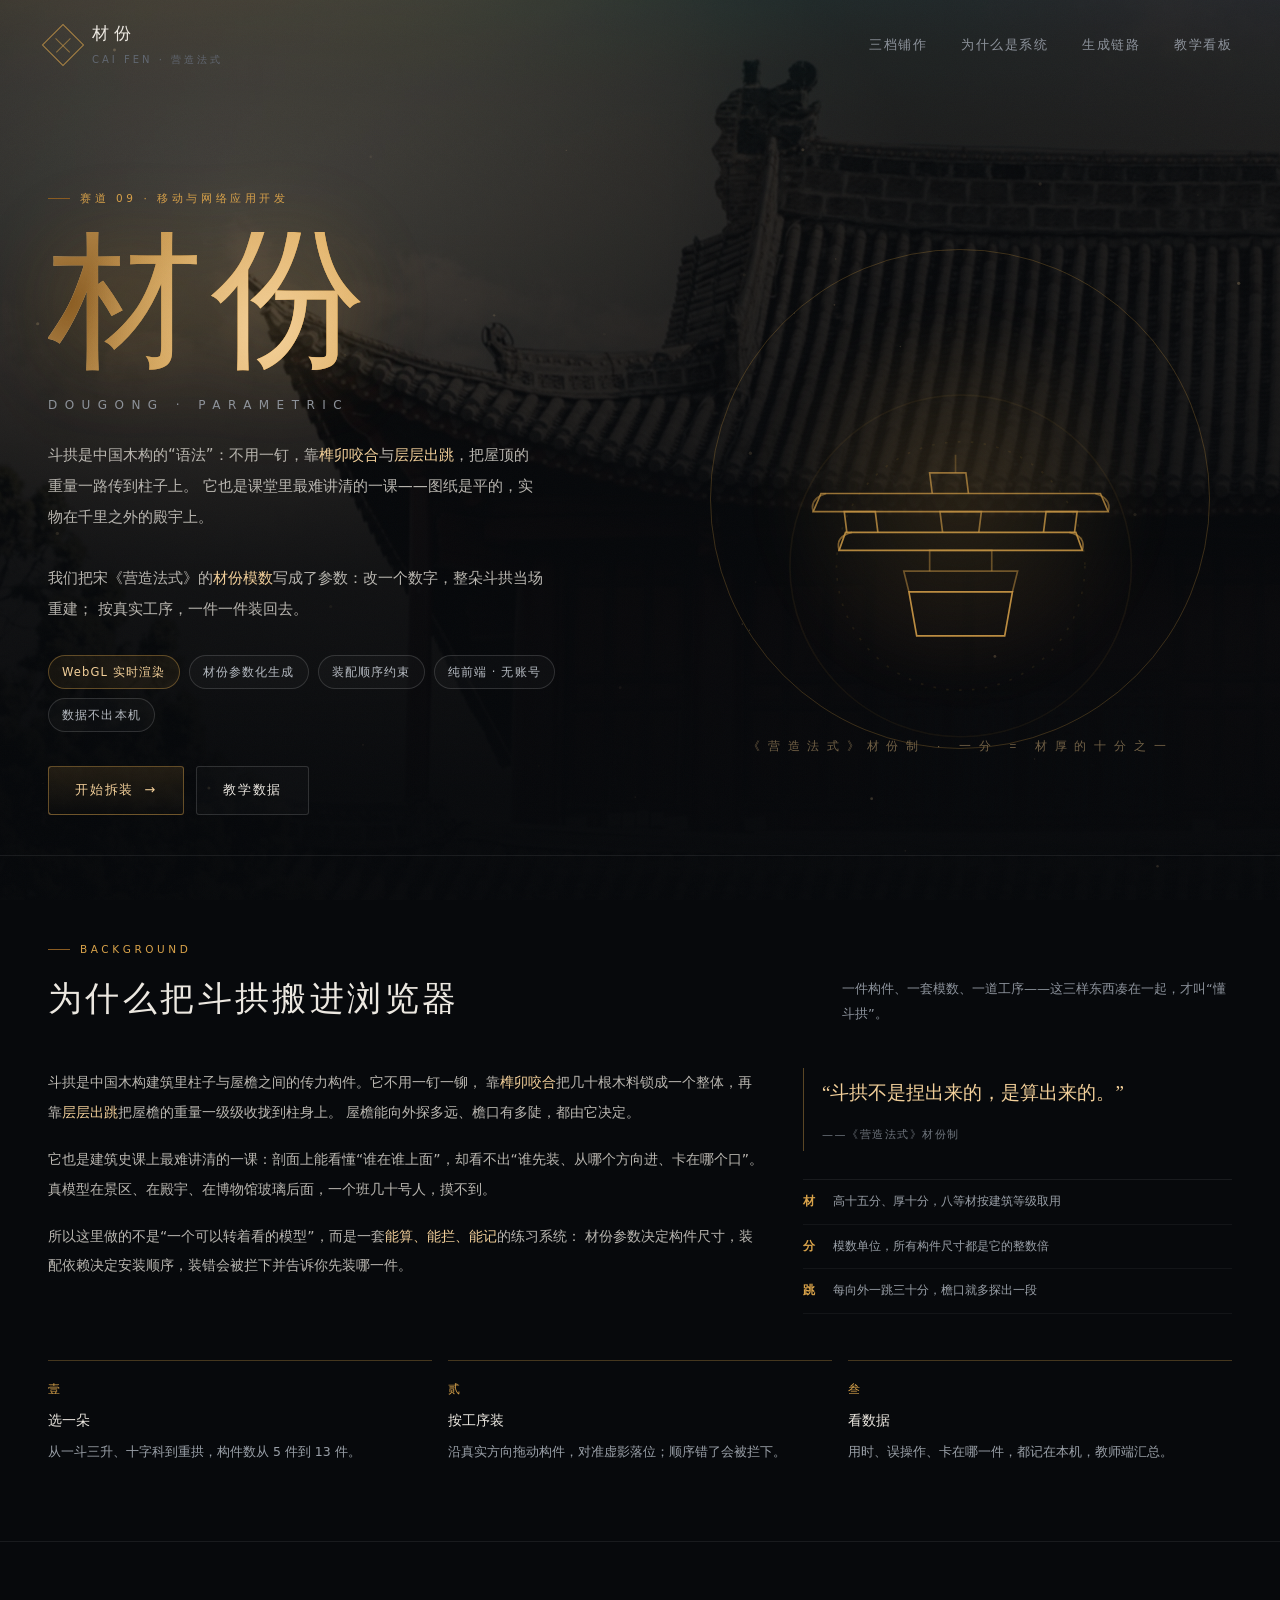
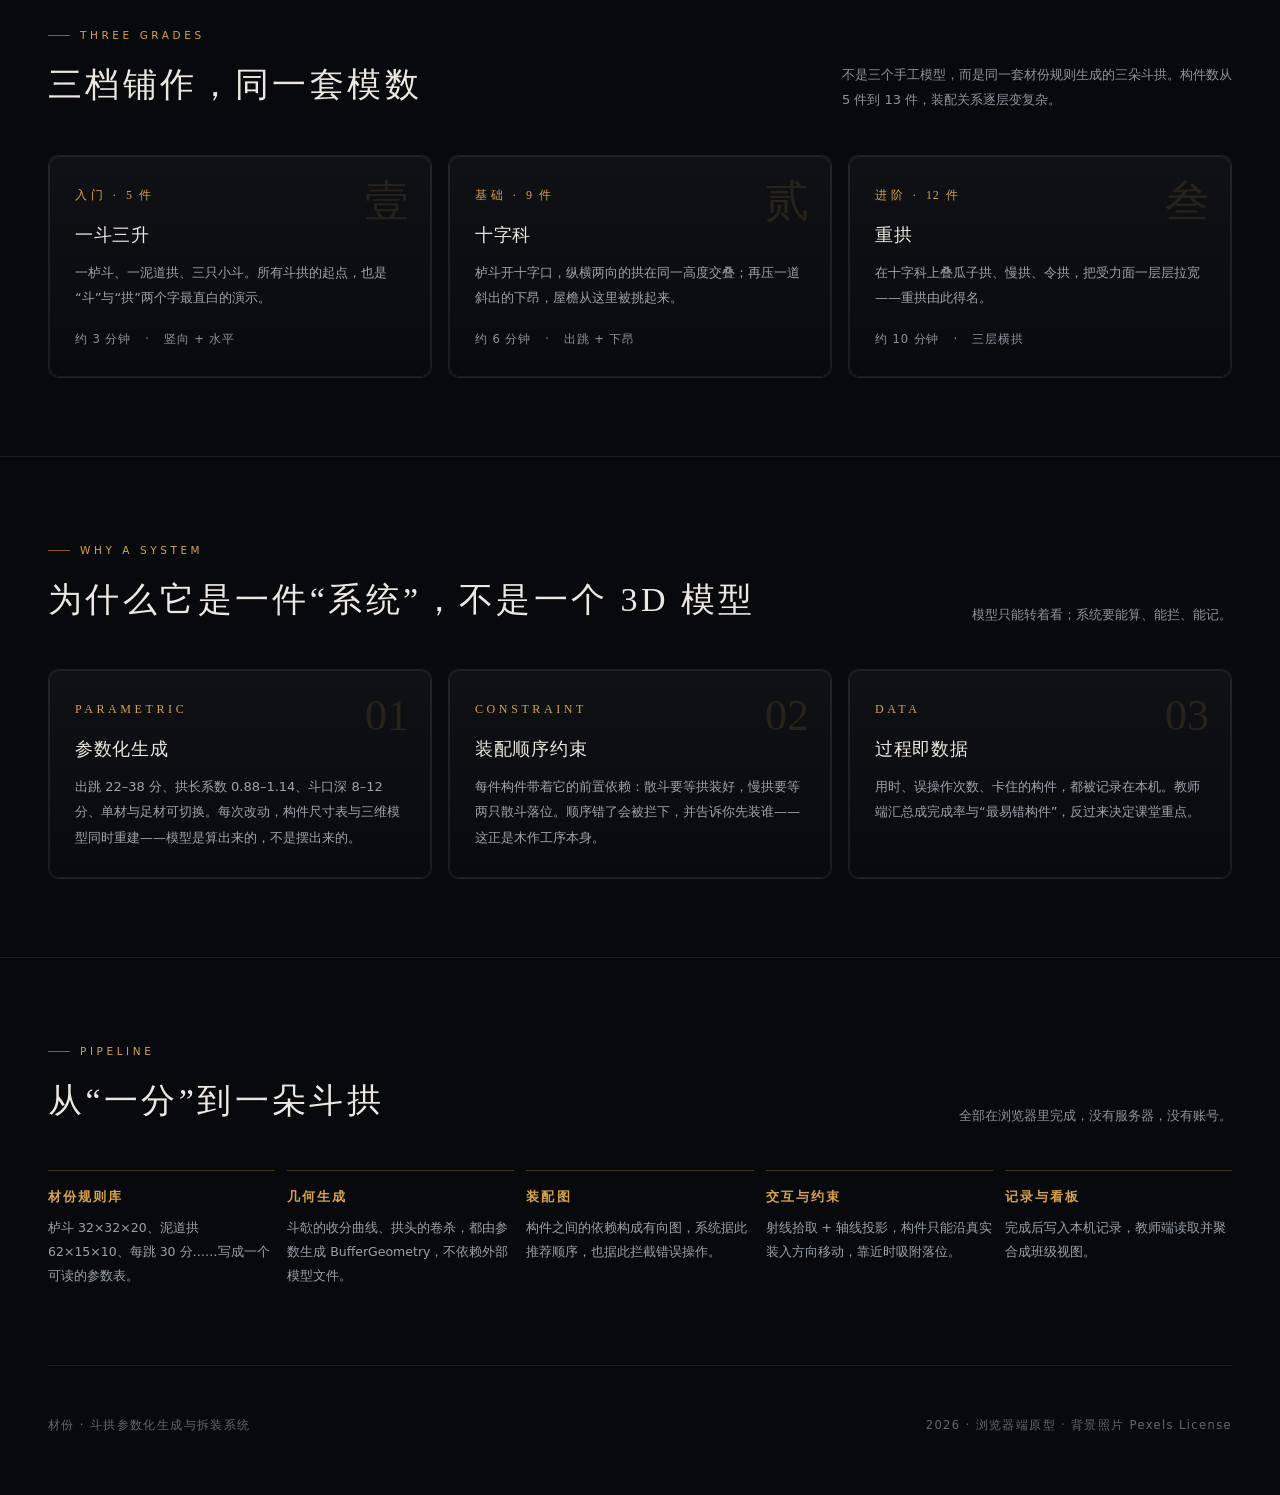
<file: index.html>
﻿<!DOCTYPE html>
<html lang="zh-CN">
<head>
<meta charset="utf-8">
<meta name="viewport" content="width=device-width, initial-scale=1">
<title>材份 —— 斗拱参数化生成与拆装系统</title>
<link rel="stylesheet" href="css/site.css">
<link rel="stylesheet" href="assets/app.css">
</head>
<body class="home">

<div id="app"></div>

<noscript>
  <div class="no-js">本页的视觉与交互由 JavaScript 驱动，请开启后重新载入。</div>
</noscript>

<!-- 由 src-react/ 构建：React + React Bits（Aurora / SpotlightCard / Magnet / GradientText / CountUp） -->
<script src="assets/app.js"></script>

</body>
</html>
</file>
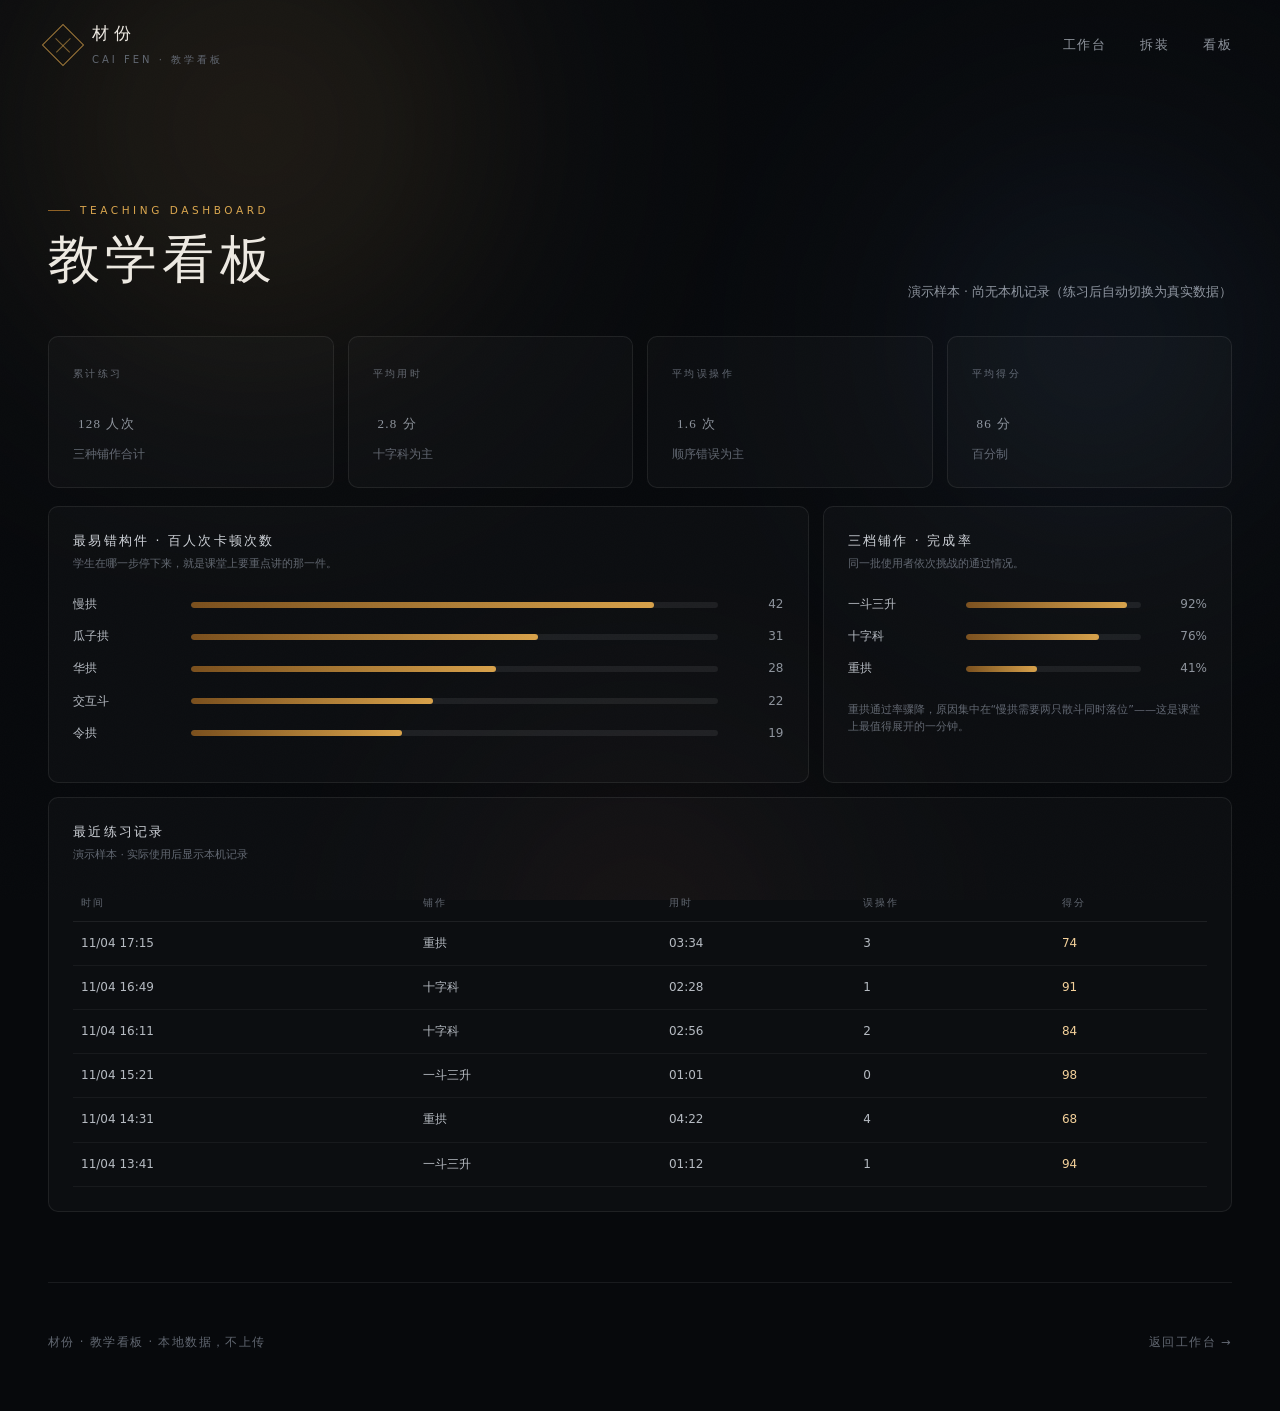
<file: dashboard.html>
<!DOCTYPE html>
<html lang="zh-CN">
<head>
<meta charset="utf-8">
<meta name="viewport" content="width=device-width, initial-scale=1">
<title>材份 · 教学看板</title>
<link rel="stylesheet" href="css/site.css">
</head>
<body>

<div class="aurora" style="opacity:.55"><i></i><i></i><i></i></div>

<nav class="nav solid" id="nav">
  <div class="brand">
    <span class="mark"></span>
    <div><b>材份</b><br><span>CAI FEN · 教学看板</span></div>
  </div>
  <div class="links">
    <a href="index.html">工作台</a>
    <a href="dougong.html">拆装</a>
    <a href="dashboard.html">看板</a>
  </div>
</nav>

<main class="wrap board">
  <div class="hd">
    <div>
      <span class="label">Teaching Dashboard</span>
      <h1>教学看板</h1>
    </div>
    <p id="srcNote">数据来源：本机记录 · 无记录时展示演示样本</p>
  </div>

  <div class="metrics">
    <div class="metric"><span>累计练习</span><b><i data-to="128" data-dec="0" id="m1">0</i><i>人次</i></b><p>三种铺作合计</p></div>
    <div class="metric"><span>平均用时</span><b><i data-to="2.8" data-dec="1" id="m2">0</i><i>分</i></b><p>十字科为主</p></div>
    <div class="metric"><span>平均误操作</span><b><i data-to="1.6" data-dec="1" id="m3">0</i><i>次</i></b><p>顺序错误为主</p></div>
    <div class="metric"><span>平均得分</span><b><i data-to="86" data-dec="0" id="m4">0</i><i>分</i></b><p>百分制</p></div>
  </div>

  <div class="grid2">
    <div class="box">
      <h3>最易错构件 · 百人次卡顿次数</h3>
      <p class="note">学生在哪一步停下来，就是课堂上要重点讲的那一件。</p>
      <div class="bars">
        <div class="bar-row"><span>慢拱</span><span class="track"><i data-w="88" style="width:0"></i></span><em>42</em></div>
        <div class="bar-row"><span>瓜子拱</span><span class="track"><i data-w="66" style="width:0"></i></span><em>31</em></div>
        <div class="bar-row"><span>华拱</span><span class="track"><i data-w="58" style="width:0"></i></span><em>28</em></div>
        <div class="bar-row"><span>交互斗</span><span class="track"><i data-w="46" style="width:0"></i></span><em>22</em></div>
        <div class="bar-row"><span>令拱</span><span class="track"><i data-w="40" style="width:0"></i></span><em>19</em></div>
      </div>
    </div>

    <div class="box">
      <h3>三档铺作 · 完成率</h3>
      <p class="note">同一批使用者依次挑战的通过情况。</p>
      <div class="bars">
        <div class="bar-row"><span>一斗三升</span><span class="track"><i data-w="92" style="width:0"></i></span><em>92%</em></div>
        <div class="bar-row"><span>十字科</span><span class="track"><i data-w="76" style="width:0"></i></span><em>76%</em></div>
        <div class="bar-row"><span>重拱</span><span class="track"><i data-w="41" style="width:0"></i></span><em>41%</em></div>
      </div>
      <p class="note" style="margin-top:22px">
        重拱通过率骤降，原因集中在“慢拱需要两只散斗同时落位”——这是课堂上最值得展开的一分钟。
      </p>
    </div>
  </div>

  <div class="box" style="margin-top:14px">
    <h3>最近练习记录</h3>
    <p class="note" id="tblNote">演示样本 · 实际使用后显示本机记录</p>
    <table>
      <thead>
        <tr><th>时间</th><th>铺作</th><th>用时</th><th>误操作</th><th>得分</th></tr>
      </thead>
      <tbody id="rows"></tbody>
    </table>
  </div>
</main>

<footer class="wrap">
  <span>材份 · 教学看板 · 本地数据，不上传</span>
  <a href="index.html">返回工作台 →</a>
</footer>

<script>
(function () {
  var PRESET = { dousan: '一斗三升', shizi: '十字科', chonggong: '重拱' };
  function fmt(ms) {
    var s = Math.round(ms / 1000);
    return ('0' + Math.floor(s / 60)).slice(-2) + ':' + ('0' + (s % 60)).slice(-2);
  }
  var recs = [];
  try { recs = JSON.parse(localStorage.getItem('cai_records') || '[]'); } catch (e) { recs = []; }

  var demo = [
    { ts: Date.now() - 1000 * 60 * 26, preset: 'chonggong', ms: 214000, errors: 3, score: 74 },
    { ts: Date.now() - 1000 * 60 * 52, preset: 'shizi', ms: 148000, errors: 1, score: 91 },
    { ts: Date.now() - 1000 * 60 * 90, preset: 'shizi', ms: 176000, errors: 2, score: 84 },
    { ts: Date.now() - 1000 * 60 * 140, preset: 'dousan', ms: 61000, errors: 0, score: 98 },
    { ts: Date.now() - 1000 * 60 * 190, preset: 'chonggong', ms: 262000, errors: 4, score: 68 },
    { ts: Date.now() - 1000 * 60 * 240, preset: 'dousan', ms: 72000, errors: 1, score: 94 }
  ];

  var list = recs.length ? recs.slice(-6).reverse() : demo;
  var isDemo = !recs.length;

  if (recs.length) {
    var n = recs.length;
    var avgMs = recs.reduce(function (a, r) { return a + r.ms; }, 0) / n;
    var avgErr = recs.reduce(function (a, r) { return a + r.errors; }, 0) / n;
    var avgScore = recs.reduce(function (a, r) { return a + (r.score || 0); }, 0) / n;
    document.getElementById('srcNote').textContent = '数据来源：本机记录（' + n + ' 条），不上传服务器';
    document.getElementById('tblNote').textContent = '本机记录 · ' + n + ' 条';
    var m = [
      [document.getElementById('m1'), n], [document.getElementById('m2'), avgMs / 60000],
      [document.getElementById('m3'), avgErr], [document.getElementById('m4'), avgScore]
    ];
    m.forEach(function (p) {
      p[0].dataset.to = p[1];
      p[0].dataset.dec = (p[1] % 1 === 0) ? 0 : 1;
    });
  }

  var tb = document.getElementById('rows');
  list.forEach(function (r) {
    var d = new Date(r.ts);
    var tr = document.createElement('tr');
    tr.innerHTML =
      '<td>' + ('0' + d.getMonth()).slice(-2) + '/' + ('0' + d.getDate()).slice(-2) +
      ' ' + ('0' + d.getHours()).slice(-2) + ':' + ('0' + d.getMinutes()).slice(-2) + '</td>' +
      '<td>' + (PRESET[r.preset] || r.preset) + '</td>' +
      '<td>' + fmt(r.ms) + '</td>' +
      '<td>' + r.errors + '</td>' +
      '<td class="hi">' + (r.score || '—') + '</td>';
    tb.appendChild(tr);
  });

  if (isDemo) document.getElementById('srcNote').textContent = '演示样本 · 尚无本机记录（练习后自动切换为真实数据）';
})();
</script>
<script src="js/fx.js"></script>
</body>
</html>
</file>
<file: css/site.css>
﻿/* ==========================================================================
   材份 · 视觉系统
   ========================================================================== */
:root {
  --bg: #07090c;
  --bg-2: #0b0e13;
  --ink: #0e1218;
  --line: rgba(255, 255, 255, 0.075);
  --line-2: rgba(255, 255, 255, 0.14);
  --gold: #d8a24a;
  --gold-2: #f3d09a;
  --gold-3: #8a5c22;
  --blue: #7cb8ff;
  --text: #ece8e1;
  --muted: #8d939c;
  --muted-2: #616771;
  --ok: #74d6a2;
  --bad: #e2836a;
  --serif: "Songti SC", "Noto Serif SC", "Source Han Serif SC", "SimSun", serif;
  --sans: "Microsoft YaHei", "PingFang SC", "HarmonyOS Sans SC", system-ui, sans-serif;
  --r: 10px;
}

* { box-sizing: border-box; }
html, body { margin: 0; padding: 0; }
body {
  background: var(--bg);
  color: var(--text);
  font-family: var(--sans);
  font-size: 14px;
  line-height: 1.6;
  -webkit-font-smoothing: antialiased;
  overflow-x: hidden;
}
body::after {
  /* 细颗粒 */
  content: "";
  position: fixed; inset: 0; pointer-events: none; z-index: 9999; opacity: .035;
  background-image: url("data:image/svg+xml,%3Csvg xmlns='http://www.w3.org/2000/svg' width='140' height='140'%3E%3Cfilter id='n'%3E%3CfeTurbulence type='fractalNoise' baseFrequency='0.9' numOctaves='3'/%3E%3C/filter%3E%3Crect width='140' height='140' filter='url(%23n)' opacity='0.5'/%3E%3C/svg%3E");
}
a { color: inherit; text-decoration: none; }
button { font: inherit; color: inherit; background: none; border: 0; cursor: pointer; }
h1, h2, h3, h4 { margin: 0; font-weight: 400; }
p { margin: 0; }

::selection { background: rgba(216, 162, 74, .3); }

/* ---------- 通用 ---------- */
.wrap { width: min(1240px, calc(100% - 96px)); margin: 0 auto; }
.mono { font-variant-numeric: tabular-nums; }
.label {
  font-size: 10.5px; letter-spacing: .34em; text-transform: uppercase;
  color: var(--gold); display: inline-flex; align-items: center; gap: 10px;
}
.label::before { content: ""; width: 22px; height: 1px; background: var(--gold-3); }

.btn {
  position: relative; display: inline-flex; align-items: center; gap: 10px;
  padding: 13px 26px; border: 1px solid rgba(216, 162, 74, .42);
  color: var(--gold-2); font-size: 13px; letter-spacing: .14em;
  background: linear-gradient(180deg, rgba(216, 162, 74, .13), rgba(216, 162, 74, .02));
  border-radius: 3px; overflow: hidden; transition: .25s;
}
.btn::after {
  content: ""; position: absolute; inset: 0; transform: translateX(-110%) skewX(-18deg);
  background: linear-gradient(90deg, transparent, rgba(255, 225, 180, .22), transparent);
  transition: transform .7s cubic-bezier(.2, .8, .2, 1);
}
.btn:hover { border-color: rgba(216, 162, 74, .8); box-shadow: 0 0 30px rgba(216, 162, 74, .12); }
.btn:hover::after { transform: translateX(110%) skewX(-18deg); }
.btn.ghost { border-color: var(--line-2); color: var(--text); background: rgba(255, 255, 255, .02); }
.btn.ghost:hover { border-color: rgba(255, 255, 255, .3); box-shadow: none; }
.btn .ar { transition: transform .3s; }
.btn:hover .ar { transform: translateX(4px); }

/* ---------- 极光背景 ---------- */
.aurora { position: absolute; inset: 0; overflow: hidden; pointer-events: none; z-index: 0; }
.aurora i {
  position: absolute; display: block; border-radius: 50%; filter: blur(90px);
  opacity: .5; mix-blend-mode: screen;
}
.aurora i:nth-child(1) { width: 60vw; height: 60vw; left: -10vw; top: -20vw; background: radial-gradient(circle, rgba(216,162,74,.55), transparent 62%); animation: drift1 22s ease-in-out infinite alternate; }
.aurora i:nth-child(2) { width: 45vw; height: 45vw; right: -8vw; top: 4vw; background: radial-gradient(circle, rgba(90,140,220,.4), transparent 62%); animation: drift2 26s ease-in-out infinite alternate; }
.aurora i:nth-child(3) { width: 40vw; height: 40vw; left: 30vw; bottom: -22vw; background: radial-gradient(circle, rgba(180,90,60,.35), transparent 62%); animation: drift3 30s ease-in-out infinite alternate; }
@keyframes drift1 { to { transform: translate3d(6vw, 5vw, 0) scale(1.12); } }
@keyframes drift2 { to { transform: translate3d(-7vw, 6vw, 0) scale(1.08); } }
@keyframes drift3 { to { transform: translate3d(4vw, -6vw, 0) scale(1.15); } }

/* ---------- 首页导航 ---------- */
.nav {
  position: sticky; top: 0; z-index: 40;
  display: flex; align-items: center; justify-content: space-between;
  padding: 20px 48px; transition: .3s;
  border-bottom: 1px solid transparent;
}
.nav.solid { background: rgba(7, 9, 12, .78); backdrop-filter: blur(18px); border-color: var(--line); }
.brand { display: flex; align-items: center; gap: 14px; }
.brand .mark {
  width: 30px; height: 30px; position: relative; border: 1px solid rgba(216, 162, 74, .7); transform: rotate(45deg);
}
.brand .mark::before, .brand .mark::after {
  content: ""; position: absolute; background: rgba(216, 162, 74, .55);
}
.brand .mark::before { left: 50%; top: 4px; bottom: 4px; width: 1px; }
.brand .mark::after { top: 50%; left: 4px; right: 4px; height: 1px; }
.brand b { font-family: var(--serif); font-size: 17px; letter-spacing: .28em; font-weight: 400; }
.brand span { font-size: 10px; letter-spacing: .3em; color: var(--muted-2); }
.nav .links { display: flex; gap: 34px; font-size: 12.5px; letter-spacing: .12em; color: var(--muted); }
.nav .links a { position: relative; padding: 4px 0; transition: color .2s; }
.nav .links a::after {
  content: ""; position: absolute; left: 0; bottom: 0; width: 0; height: 1px; background: var(--gold);
  transition: width .3s;
}
.nav .links a:hover { color: var(--gold-2); }
.nav .links a:hover::after { width: 100%; }

/* ---------- 首页 Hero ---------- */
.hero { position: relative; padding: 92px 0 40px; }
.hero .wrap { position: relative; z-index: 2; display: grid; grid-template-columns: 1.05fr .95fr; gap: 40px; align-items: center; }
.hero h1 {
  font-family: var(--serif); font-size: clamp(86px, 12vw, 168px); line-height: .86;
  letter-spacing: .06em; margin: 26px 0 0;
  background: linear-gradient(175deg, #fff7ea 4%, #f0cd97 38%, #c08a41 74%, #7c5019 100%);
  -webkit-background-clip: text; background-clip: text; color: transparent;
  filter: drop-shadow(0 10px 40px rgba(216, 162, 74, .16));
}
.hero h1 em { display: block; font-style: normal; font-size: 12px; letter-spacing: .62em; margin-top: 26px;
  -webkit-text-fill-color: var(--muted); color: var(--muted); font-family: var(--sans); }
.hero .lead { margin-top: 30px; max-width: 33em; color: #b9b6b0; font-size: 15px; line-height: 2.05; }
.hero .lead b { color: var(--gold-2); font-weight: 500; }
.hero .chips { display: flex; flex-wrap: wrap; gap: 9px; margin: 30px 0 34px; }
.chip {
  font-size: 11.5px; letter-spacing: .1em; color: #b6bbc2; padding: 7px 13px;
  border: 1px solid var(--line-2); border-radius: 999px; background: rgba(255, 255, 255, .022);
}
.chip.gold { color: var(--gold-2); border-color: rgba(216, 162, 74, .38); background: rgba(216, 162, 74, .07); }

.art { position: relative; aspect-ratio: 1/1; display: grid; place-items: center; }
.art .halo {
  position: absolute; width: 74%; height: 74%; border-radius: 50%;
  background: radial-gradient(circle, rgba(216, 162, 74, .16), transparent 68%);
  filter: blur(20px);
}
.art svg { width: 100%; height: 100%; position: relative; }
.art .ring { position: absolute; inset: 4%; border: 1px solid rgba(216, 162, 74, .13); border-radius: 50%; }
.art .ring:nth-child(3) { inset: 14%; border-style: dashed; border-color: rgba(255, 255, 255, .07); }

/* ---------- 段落 ---------- */
.section { position: relative; padding: 78px 0; border-top: 1px solid var(--line); }
.section .head { display: flex; align-items: flex-end; justify-content: space-between; gap: 40px; margin-bottom: 42px; }
.section h2 { font-family: var(--serif); font-size: 34px; letter-spacing: .1em; margin-top: 14px; }
.section .head p { color: var(--muted); font-size: 13px; max-width: 30em; line-height: 1.95; }

.cards { display: grid; grid-template-columns: repeat(3, 1fr); gap: 16px; }
.spot {
  position: relative; padding: 30px 26px 28px; border: 1px solid var(--line);
  border-radius: var(--r); background: linear-gradient(180deg, rgba(255, 255, 255, .035), rgba(255, 255, 255, .008));
  overflow: hidden; transition: border-color .3s, transform .4s;
}
.spot::before {
  content: ""; position: absolute; inset: 0; opacity: 0; transition: opacity .35s;
  background: radial-gradient(320px circle at var(--mx, 50%) var(--my, 0%), rgba(216, 162, 74, .13), transparent 62%);
}
.spot:hover { border-color: rgba(216, 162, 74, .3); transform: translateY(-3px); }
.spot:hover::before { opacity: 1; }
.spot .n { font-family: var(--serif); font-size: 12px; letter-spacing: .3em; color: var(--gold); }
.spot h3 { margin: 16px 0 10px; font-size: 18px; letter-spacing: .04em; }
.spot p { color: #9ea3ab; font-size: 13px; line-height: 1.95; }
.spot .k { position: absolute; right: 22px; top: 24px; font-family: var(--serif); font-size: 44px; color: rgba(216, 162, 74, .13); line-height: 1; }

.grade-card { cursor: pointer; }
.grade-card .meta { display: flex; gap: 14px; margin-top: 20px; font-size: 11.5px; color: var(--muted); letter-spacing: .08em; }
.grade-card .meta i { font-style: normal; color: var(--gold-2); }

.flow { display: grid; grid-template-columns: repeat(5, 1fr); gap: 12px; margin-top: 8px; }
.flow .step { border-top: 1px solid rgba(216, 162, 74, .3); padding-top: 16px; }
.flow .step b { display: block; font-family: var(--serif); font-size: 13px; color: var(--gold); letter-spacing: .16em; margin-bottom: 8px; }
.flow .step p { font-size: 12.5px; color: #9aa0a8; line-height: 1.9; }

footer { padding: 50px 0 60px; color: var(--muted-2); font-size: 11.5px; letter-spacing: .12em; border-top: 1px solid var(--line); display: flex; justify-content: space-between; }

/* ---------- 装配页 ---------- */
body.app { overflow: hidden; height: 100vh; background: #07090c; }

.topbar {
  position: fixed; inset: 0 0 auto 0; height: 58px; z-index: 30;
  display: flex; align-items: center; justify-content: space-between; gap: 24px;
  padding: 0 22px; background: linear-gradient(180deg, rgba(6, 8, 11, .92), rgba(6, 8, 11, .55));
  backdrop-filter: blur(18px); border-bottom: 1px solid var(--line);
}
.topbar .l, .topbar .r { display: flex; align-items: center; gap: 16px; }
.back {
  width: 30px; height: 30px; border: 1px solid var(--line-2); border-radius: 4px;
  display: grid; place-items: center; color: var(--muted); transition: .2s;
}
.back:hover { color: var(--gold-2); border-color: rgba(216, 162, 74, .5); }
.title { display: flex; align-items: baseline; gap: 12px; }
.title b { font-family: var(--serif); font-size: 17px; letter-spacing: .22em; font-weight: 400; }
.title span { font-size: 11px; color: var(--muted-2); letter-spacing: .14em; }

.tabs { display: flex; gap: 4px; background: rgba(255, 255, 255, .03); padding: 3px; border-radius: 4px; border: 1px solid var(--line); }
.tabs button {
  padding: 6px 14px; font-size: 12px; letter-spacing: .1em; color: var(--muted);
  border-radius: 3px; transition: .2s;
}
.tabs button:hover { color: var(--text); }
.tabs button.on { background: rgba(216, 162, 74, .14); color: var(--gold-2); box-shadow: inset 0 0 0 1px rgba(216, 162, 74, .3); }

.stats { display: flex; gap: 26px; font-size: 11px; color: var(--muted-2); letter-spacing: .16em; }
.stats div { display: flex; flex-direction: column; gap: 2px; }
.stats b { font-family: var(--serif); font-size: 16px; letter-spacing: .04em; color: var(--text); font-weight: 400; font-variant-numeric: tabular-nums; }
.stats b.gold { color: var(--gold-2); }

.mini {
  border: 1px solid var(--line-2); padding: 8px 15px; border-radius: 3px;
  font-size: 12px; letter-spacing: .1em; color: #cfd3d9; transition: .2s;
}
.mini:hover { border-color: rgba(216, 162, 74, .45); color: var(--gold-2); background: rgba(216, 162, 74, .07); }
.mini.primary { border-color: rgba(216, 162, 74, .45); color: var(--gold-2); background: rgba(216, 162, 74, .1); }

#stage { position: fixed; inset: 0; }
#stage canvas { display: block; }

.panel {
  position: fixed; z-index: 20; background: rgba(11, 14, 19, .72);
  border: 1px solid var(--line); border-radius: var(--r); backdrop-filter: blur(20px);
  box-shadow: 0 20px 60px rgba(0, 0, 0, .45);
}
.panel .ph {
  display: flex; align-items: center; justify-content: space-between;
  padding: 14px 16px; border-bottom: 1px solid var(--line);
  font-size: 10.5px; letter-spacing: .28em; color: var(--muted-2);
}
.panel .ph b { color: var(--gold); font-weight: 400; letter-spacing: .1em; font-variant-numeric: tabular-nums; }

.panel.parts { left: 20px; top: 78px; width: 244px; max-height: calc(100vh - 350px); display: flex; flex-direction: column; }
.panel.parts .list { overflow-y: auto; padding: 6px; }
.panel.parts .list::-webkit-scrollbar { width: 4px; }
.panel.parts .list::-webkit-scrollbar-thumb { background: rgba(255, 255, 255, .12); border-radius: 2px; }

.row {
  width: 100%; display: flex; align-items: center; gap: 10px; padding: 8px 10px;
  border-radius: 5px; text-align: left; transition: background .18s;
}
.row:hover { background: rgba(255, 255, 255, .045); }
.row .idx { font-family: var(--serif); font-size: 10.5px; color: var(--muted-2); width: 18px; }
.row .nm { flex: 1; font-size: 12.5px; letter-spacing: .04em; color: #b9bec6; }
.row .dot { width: 5px; height: 5px; border-radius: 50%; background: #333a44; transition: .25s; }
.row.next { background: rgba(216, 162, 74, .09); }
.row.next .nm { color: var(--gold-2); }
.row.next .dot { background: var(--gold); box-shadow: 0 0 0 4px rgba(216, 162, 74, .16); }
.row.done .dot { background: var(--ok); box-shadow: 0 0 8px rgba(116, 214, 162, .6); }
.row.done .nm { color: #737a84; }
.row.done .idx { color: #4c525a; }

.panel.gen { left: 20px; bottom: 20px; width: 244px; }
.gen .body { padding: 12px 14px 14px; display: flex; flex-direction: column; gap: 12px; }
.ctl { display: flex; flex-direction: column; gap: 6px; }
.ctl .lb { display: flex; justify-content: space-between; font-size: 10.5px; letter-spacing: .14em; color: var(--muted-2); }
.ctl .lb i { font-style: normal; color: var(--gold-2); font-variant-numeric: tabular-nums; }
input[type=range] {
  -webkit-appearance: none; width: 100%; height: 3px; border-radius: 2px;
  background: linear-gradient(90deg, rgba(216, 162, 74, .7), rgba(255, 255, 255, .12));
  outline: none;
}
input[type=range]::-webkit-slider-thumb {
  -webkit-appearance: none; width: 12px; height: 12px; border-radius: 50%;
  background: #f3d09a; border: 2px solid #0b0e13; box-shadow: 0 0 10px rgba(216, 162, 74, .7); cursor: pointer;
}
.switch { display: flex; align-items: center; justify-content: space-between; font-size: 11.5px; color: var(--muted); letter-spacing: .1em; }
.switch input { appearance: none; width: 32px; height: 16px; border-radius: 10px; background: rgba(255, 255, 255, .12); position: relative; cursor: pointer; transition: .25s; }
.switch input::after { content: ""; position: absolute; top: 2px; left: 2px; width: 12px; height: 12px; border-radius: 50%; background: #8d939c; transition: .25s; }
.switch input:checked { background: rgba(216, 162, 74, .45); }
.switch input:checked::after { left: 18px; background: #fff2da; }

.panel.info { right: 20px; top: 78px; width: 312px; }
.panel.info .body { padding: 18px 18px 20px; }
.info-head { display: flex; align-items: baseline; justify-content: space-between; gap: 10px; }
.info-head h3 { font-family: var(--serif); font-size: 26px; letter-spacing: .1em; }
.info-head span { font-size: 10.5px; letter-spacing: .16em; color: var(--gold); }
.spec { margin-top: 16px; padding: 10px 12px; border: 1px solid var(--line); border-radius: 6px; background: rgba(255, 255, 255, .022); }
.spec b { font-size: 10px; letter-spacing: .22em; color: var(--muted-2); font-weight: 400; }
.spec p { font-size: 12.5px; color: #d3d7dd; margin-top: 4px; font-variant-numeric: tabular-nums; }
.role { margin-top: 16px; font-size: 12.5px; line-height: 2; color: #a7acb4; }
.tip { margin-top: 16px; padding-left: 12px; border-left: 1px solid rgba(216, 162, 74, .45); font-size: 12px; line-height: 1.9; color: #b6bbc2; }
.tip i { display: block; font-style: normal; font-size: 9.5px; letter-spacing: .24em; color: var(--gold); margin-bottom: 4px; }
.tags { display: flex; flex-wrap: wrap; gap: 6px; margin-top: 18px; }
.tags span { font-size: 10.5px; color: #8d939c; border: 1px solid var(--line); padding: 4px 9px; border-radius: 3px; }

.hintbar {
  position: fixed; left: 50%; bottom: 26px; transform: translateX(-50%);
  width: min(560px, calc(100% - 620px)); z-index: 21;
  display: flex; flex-direction: column; gap: 9px; align-items: center;
}
.hintbar .txt { font-size: 12.5px; color: #b6bbc2; letter-spacing: .08em; text-shadow: 0 2px 12px #000; }
.hintbar .bar { width: 100%; height: 2px; background: rgba(255, 255, 255, .1); border-radius: 2px; overflow: hidden; }
.hintbar .bar i { display: block; height: 100%; width: 0; background: linear-gradient(90deg, #8a5c22, var(--gold-2)); transition: width .45s cubic-bezier(.2, .8, .2, 1); }

#toast {
  position: fixed; left: 50%; top: 78px; transform: translate(-50%, -10px); z-index: 40;
  padding: 10px 20px; border-radius: 4px; font-size: 12.5px; letter-spacing: .08em;
  background: rgba(96, 40, 30, .95); border: 1px solid rgba(226, 131, 106, .4);
  color: #ffd9cf; opacity: 0; pointer-events: none; transition: .3s;
}
#toast.show { opacity: 1; transform: translate(-50%, 0); }

#done {
  position: fixed; inset: 0; z-index: 50; display: grid; place-items: center;
  background: rgba(4, 6, 9, .72); backdrop-filter: blur(10px);
  opacity: 0; pointer-events: none; transition: .35s;
}
#done.on { opacity: 1; pointer-events: auto; }
.card2 {
  width: min(560px, calc(100% - 48px)); padding: 38px 38px 30px; border-radius: 12px;
  background: linear-gradient(180deg, #13171e, #0b0e13);
  border: 1px solid rgba(216, 162, 74, .26);
  box-shadow: 0 50px 120px rgba(0, 0, 0, .7), inset 0 1px 0 rgba(255, 255, 255, .06);
  transform: translateY(14px) scale(.99); transition: .4s cubic-bezier(.2, .9, .2, 1);
}
#done.on .card2 { transform: none; }
.card2 h3 { font-family: var(--serif); font-size: 30px; letter-spacing: .14em; }
.card2 .sub2 { color: var(--muted); font-size: 12px; letter-spacing: .12em; margin-top: 8px; }
.kv { display: grid; grid-template-columns: repeat(3, 1fr); gap: 1px; margin: 26px 0; background: var(--line); border-radius: 6px; overflow: hidden; }
.kv div { background: #0e1218; padding: 16px 18px; }
.kv span { display: block; font-size: 9.5px; letter-spacing: .22em; color: var(--muted-2); }
.kv b { font-family: var(--serif); font-size: 26px; color: var(--gold-2); font-weight: 400; }
.card2 ul { margin: 0 0 24px; padding-left: 16px; color: #a7acb4; font-size: 12.5px; line-height: 2.05; }
.card2 .row2 { display: flex; gap: 10px; justify-content: flex-end; }

body.nohud .topbar, body.nohud .panel, body.nohud .hintbar, body.nohud #toast { display: none !important; }

.jserr {
  position: fixed; left: 0; top: 0; z-index: 99999; background: #b3261e; color: #fff;
  font: 12px/1.5 monospace; padding: 8px 12px; max-width: 70vw; white-space: pre-wrap;
}

/* ---------- 看板 ---------- */
.board { padding: 104px 0 70px; }
.board .hd { display: flex; align-items: flex-end; justify-content: space-between; margin-bottom: 34px; }
.board h1 { font-family: var(--serif); font-size: 52px; letter-spacing: .1em; }
.board .hd p { color: var(--muted); font-size: 12.5px; }
.metrics { display: grid; grid-template-columns: repeat(4, 1fr); gap: 14px; margin-bottom: 18px; }
.metric { padding: 24px; border: 1px solid var(--line); border-radius: var(--r); background: rgba(255, 255, 255, .022); }
.metric span { font-size: 10px; letter-spacing: .24em; color: var(--muted-2); }
.metric b { display: block; font-family: var(--serif); font-size: 40px; font-weight: 400; color: var(--gold-2); margin-top: 12px; line-height: 1; }
.metric b i { font-size: 13px; font-style: normal; color: var(--muted); margin-left: 5px; letter-spacing: .1em; }
.metric p { margin-top: 10px; font-size: 11.5px; color: var(--muted-2); }

.grid2 { display: grid; grid-template-columns: 1.3fr .7fr; gap: 14px; }
.box { padding: 24px; border: 1px solid var(--line); border-radius: var(--r); background: rgba(255, 255, 255, .022); }
.box h3 { font-size: 12.5px; letter-spacing: .18em; color: #cfd3d9; margin-bottom: 4px; }
.box .note { font-size: 11px; color: var(--muted-2); margin-bottom: 22px; }
.bars { display: flex; flex-direction: column; gap: 13px; }
.bar-row { display: grid; grid-template-columns: 104px 1fr 52px; gap: 14px; align-items: center; font-size: 12px; color: #b6bbc2; }
.bar-row .track { height: 6px; background: rgba(255, 255, 255, .07); border-radius: 3px; overflow: hidden; }
.bar-row .track i { display: block; height: 100%; width: 0; border-radius: 3px; background: linear-gradient(90deg, #7a4f1d, var(--gold)); transition: width 1.1s cubic-bezier(.2, .8, .2, 1); }
.bar-row em { font-style: normal; text-align: right; color: var(--muted); font-variant-numeric: tabular-nums; }
table { width: 100%; border-collapse: collapse; font-size: 12px; }
th { text-align: left; font-weight: 400; font-size: 9.5px; letter-spacing: .2em; color: var(--muted-2); padding: 10px 8px; border-bottom: 1px solid var(--line); }
td { padding: 12px 8px; border-bottom: 1px solid rgba(255, 255, 255, .05); color: #b6bbc2; font-variant-numeric: tabular-nums; }
td.hi { color: var(--gold-2); }

/* ---------- 响应 ---------- */
@media (max-width: 1200px) {
  .hero .wrap { grid-template-columns: 1fr; }
  .art { display: none; }
  .hintbar { width: calc(100% - 600px); }
}
@media (max-width: 1000px) {
  .panel.parts, .panel.info, .panel.gen { display: none; }
  .hintbar { width: calc(100% - 48px); }
  .cards, .metrics, .grid2 { grid-template-columns: 1fr; }
  .flow { grid-template-columns: 1fr 1fr; }
  .wrap { width: calc(100% - 40px); }
}

/* ==========================================================================
   背景层 · 与动效（原生实现，思路取自 React Bits）
   ========================================================================== */
@property --a { syntax: '<angle>'; inherits: false; initial-value: 0deg; }

.bg-photo {
  position: fixed; inset: 0; z-index: -2;
  background: url(../assets/bg/eave-hero.jpg) center 42% / cover no-repeat;
  opacity: .38; filter: saturate(.62) contrast(1.06) brightness(.92);
  transform: translate3d(0, var(--py, 0px), 0) scale(1.06);
  will-change: transform;
}
.bg-veil {
  position: fixed; inset: 0; z-index: -1; pointer-events: none;
  background:
    radial-gradient(1100px 620px at 16% 26%, rgba(9, 11, 15, .62), rgba(8, 10, 14, .95) 64%),
    linear-gradient(180deg, rgba(6, 8, 11, .42) 0%, rgba(6, 8, 11, .84) 46%, #07090c 88%);
}
.paper-bg {
  position: fixed; inset: 0; z-index: -1; pointer-events: none;
  background: url(../assets/bg/paper.jpg) center / cover no-repeat;
  opacity: .05; mix-blend-mode: overlay;
}
#dust { position: fixed; inset: 0; z-index: -1; pointer-events: none; opacity: .55; }

/* 星环按钮 */
.btn.star::before {
  content: ""; position: absolute; inset: -1px; border-radius: inherit; padding: 1px;
  background: conic-gradient(from var(--a), transparent 0 58%, rgba(243, 208, 154, .95) 70%, rgba(255, 240, 210, 1) 74%, transparent 84%);
  -webkit-mask: linear-gradient(#000 0 0) content-box, linear-gradient(#000 0 0);
  mask: linear-gradient(#000 0 0) content-box, linear-gradient(#000 0 0);
  -webkit-mask-composite: xor; mask-composite: exclude;
  animation: starglow 5s linear infinite; pointer-events: none;
}
@keyframes starglow { to { --a: 360deg; } }

/* 倾斜 + 反光 */
.spot { transform-style: preserve-3d; }
.spot .glare {
  position: absolute; inset: 0; border-radius: inherit; pointer-events: none; opacity: 0;
  transition: opacity .35s;
  background: radial-gradient(260px circle at var(--gx, 50%) var(--gy, 0%), rgba(255, 238, 205, .16), transparent 62%);
}
.spot:hover .glare { opacity: 1; }

/* 进场 */
.reveal { opacity: 0; transform: translateY(20px); filter: blur(7px); transition: opacity .9s cubic-bezier(.2,.7,.2,1), transform .9s cubic-bezier(.2,.7,.2,1), filter .9s; }
.reveal.in { opacity: 1; transform: none; filter: none; }
.reveal.d1 { transition-delay: .10s; }
.reveal.d2 { transition-delay: .20s; }
.reveal.d3 { transition-delay: .30s; }

/* 图片段落 */
.band { position: relative; overflow: hidden; }
.band::before {
  content: ""; position: absolute; inset: 0; z-index: 0;
  background: url(../assets/bg/plate.jpg) center / cover no-repeat;
  opacity: .30; filter: saturate(.7);
  mask-image: linear-gradient(180deg, transparent, #000 28%, #000 72%, transparent);
  -webkit-mask-image: linear-gradient(180deg, transparent, #000 28%, #000 72%, transparent);
}
.band > .wrap { position: relative; z-index: 1; }

@media (prefers-reduced-motion: reduce) {
  .aurora i, .btn.star::before { animation: none; }
  .reveal { transition: none; opacity: 1; transform: none; filter: none; }
  .bg-photo { transform: none; }
}

/* 极光与背景照片叠合：让 Aurora 的暗部透出照片 */
.aurora { mix-blend-mode: screen; }
.bg-photo { opacity: .52; }

/* 背景照片最终配比：照片抬亮，暗角只压左侧文字区 */
.bg-photo { opacity: .92; filter: saturate(.66) contrast(1.02) brightness(1.02); }
.bg-veil {
  background:
    linear-gradient(100deg, rgba(6, 8, 11, .93) 0%, rgba(6, 8, 11, .82) 30%, rgba(7, 9, 12, .52) 58%, rgba(7, 9, 12, .42) 78%, rgba(7, 9, 12, .62) 100%),
    linear-gradient(180deg, rgba(6, 8, 11, .35) 0%, rgba(6, 8, 11, .30) 44%, rgba(6, 8, 11, .82) 100%);
}

/* 背景照片直接挂在 body 上：不受任何层叠上下文影响 */
body.home {
  background-image:
    radial-gradient(1100px 620px at 18% 22%, rgba(6, 8, 11, .20), rgba(6, 8, 11, .72) 62%),
    linear-gradient(180deg, rgba(6, 8, 11, .28) 0%, rgba(6, 8, 11, .55) 42%, rgba(6, 8, 11, .92) 88%),
    url(../assets/bg/eave-hero.jpg);
  background-size: auto, auto, cover;
  background-position: center, center, center 30%;
  background-repeat: no-repeat, no-repeat, no-repeat;
  background-attachment: fixed, fixed, fixed;
}
body.home .bg-photo, body.home .bg-veil { display: none; }



/* ---------- 背景说明（首屏介绍） ---------- */
#about {
  position: fixed; inset: 0; z-index: 60; display: grid; place-items: center;
  background: rgba(4, 6, 9, .74); backdrop-filter: blur(10px);
  opacity: 0; pointer-events: none; transition: .35s;
}
#about.on { opacity: 1; pointer-events: auto; }
#about .card3 {
  width: min(760px, calc(100% - 48px)); padding: 40px 40px 30px; border-radius: 12px;
  background: linear-gradient(180deg, #13171e, #0b0e13);
  border: 1px solid rgba(216, 162, 74, .24);
  box-shadow: 0 50px 120px rgba(0, 0, 0, .72), inset 0 1px 0 rgba(255, 255, 255, .06);
  transform: translateY(12px); transition: .4s cubic-bezier(.2, .9, .2, 1);
  max-height: calc(100vh - 80px); overflow-y: auto;
}
#about.on .card3 { transform: none; }
#about h3 { font-family: var(--serif); font-size: 27px; letter-spacing: .08em; margin: 14px 0 18px; }
#about .lead3 { font-size: 13.5px; line-height: 2.05; color: #b3b8c0; }
#about .lead3 b { color: var(--gold-2); font-weight: 500; }
#about .grid3 { display: grid; grid-template-columns: repeat(3, 1fr); gap: 18px; margin: 26px 0 4px; }
#about .grid3 div { border-top: 1px solid rgba(216, 162, 74, .3); padding-top: 12px; }
#about .grid3 b { display: block; font-family: var(--serif); font-size: 14px; color: var(--gold); letter-spacing: .16em; margin-bottom: 8px; }
#about .grid3 p { font-size: 12px; line-height: 1.95; color: #9aa0a8; }
#about .row3 { display: flex; justify-content: space-between; align-items: center; margin-top: 26px; gap: 16px; }
#about .row3 span { font-size: 11px; color: #6f757d; letter-spacing: .1em; }
</file>
<file: assets/app.css>
.aurora-container{position:relative;width:100%;height:100%;overflow:hidden}.aurora-canvas{position:absolute;inset:0;display:block;width:100%;height:100%}.spotlight-card{position:relative;isolation:isolate;overflow:hidden;padding:2rem;border-radius:1.5rem;background-color:var(--spotlight-card-surface);box-shadow:var(--spotlight-card-shadow)}.spotlight-card__light,.spotlight-card__grain,.spotlight-card__border,.spotlight-card__edge{position:absolute;inset:0;border-radius:inherit;pointer-events:none}.spotlight-card__light,.spotlight-card__grain{z-index:-1;opacity:0}.spotlight-card__grain{background-size:160px 160px;mix-blend-mode:overlay}.spotlight-card__border,.spotlight-card__edge{z-index:1;padding:1px;-webkit-mask:linear-gradient(#000 0 0) content-box,linear-gradient(#000 0 0);-webkit-mask-composite:xor;mask:linear-gradient(#000 0 0) content-box exclude,linear-gradient(#000 0 0)}.spotlight-card__border{background:var(--spotlight-card-border)}.spotlight-card__edge{opacity:0}.gradient-text{position:relative;display:inline-flex;align-items:center;justify-content:center;max-width:100%;isolation:isolate}.gradient-text--border{padding:.35em .75em;border-radius:999px}.gradient-text--border:before{content:"";position:absolute;inset:0;padding:var(--gt-border);border-radius:inherit;background-image:var(--gt-gradient);-webkit-mask:linear-gradient(#000 0 0) content-box,linear-gradient(#000 0 0);-webkit-mask-composite:xor;mask:linear-gradient(#000 0 0) content-box exclude,linear-gradient(#000 0 0);pointer-events:none}.gradient-text__inner{position:relative;display:inline-block}.gradient-text__content{display:inline-block;background-image:var(--gt-gradient);-webkit-background-clip:text;background-clip:text;-webkit-text-fill-color:transparent}.gradient-text__glow{position:absolute;inset:0;z-index:-1;background-image:var(--gt-gradient);-webkit-background-clip:text;background-clip:text;-webkit-text-fill-color:transparent;filter:blur(.3em) saturate(1.4);opacity:var(--gt-glow);pointer-events:none;-webkit-user-select:none;user-select:none}.cta-row{display:flex;gap:12px;flex-wrap:wrap;align-items:center}.cta-row>div{display:inline-flex}.hero h1{background:none;color:var(--gold-2);-webkit-text-fill-color:currentColor}.hero h1 .gradient-text{font-family:var(--serif);letter-spacing:.06em;vertical-align:baseline}.hero h1 .gradient-text__content{padding-bottom:.06em}.spotlight-card.spot{padding:30px 26px 28px;border:1px solid var(--line);border-radius:var(--r);background-color:transparent;background-image:linear-gradient(180deg,#ffffff09,#ffffff02);box-shadow:none;transition:border-color .3s,transform .4s}.spotlight-card.spot:before{display:none}.grade-card .hit{position:absolute;inset:0;z-index:3;border-radius:inherit}.spot .n .num{letter-spacing:.06em;font-variant-numeric:tabular-nums}.aurora .aurora-container{height:100%}.aurora{-webkit-mask-image:linear-gradient(180deg,#000 0%,rgba(0,0,0,.85) 42%,transparent 76%);mask-image:linear-gradient(180deg,#000 0%,rgba(0,0,0,.85) 42%,transparent 76%)}.no-js{padding:80px 24px;color:var(--text);font-family:var(--sans)}.bg-photo{position:fixed;inset:0;z-index:-2;background:url(../assets/bg/eave-hero.jpg) center 42% / cover no-repeat;opacity:.38;filter:saturate(.62) contrast(1.06) brightness(.92);transform:translate3d(0,var(--py, 0px),0) scale(1.06);will-change:transform}.bg-veil{position:fixed;inset:0;z-index:-1;pointer-events:none;background:radial-gradient(1100px 620px at 16% 26%,#090b0f99,#080a0ef0 64%),linear-gradient(180deg,#06080b66,#06080bd6 46%,#07090c 88%)}.dust{position:fixed;inset:0;z-index:-1;pointer-events:none;opacity:.55}@keyframes starglow{to{--a: 360deg}}.btn.star{position:relative;isolation:isolate}.btn.star:before{content:"";position:absolute;inset:-1px;border-radius:inherit;padding:1px;background:conic-gradient(from var(--a),transparent 0 58%,rgba(243,208,154,.95) 70%,rgba(255,240,210,1) 74%,transparent 84%);-webkit-mask:linear-gradient(#000 0 0) content-box,linear-gradient(#000 0 0);mask:linear-gradient(#000 0 0) content-box,linear-gradient(#000 0 0);-webkit-mask-composite:xor;mask-composite:exclude;animation:starglow 5s linear infinite;pointer-events:none}@media(prefers-reduced-motion:reduce){.btn.star:before{animation:none}.bg-photo{transform:none}}.story-grid{display:grid;grid-template-columns:1.25fr .75fr;gap:40px;align-items:start}.story-text p{font-size:14px;line-height:2.1;color:#b9b6b0;margin:0 0 18px}.story-text b{color:var(--gold-2);font-weight:500}.story-side blockquote{margin:0;padding:6px 0 6px 18px;border-left:1px solid rgba(216,162,74,.4);font-family:var(--serif);font-size:19px;line-height:1.95;color:var(--gold-2)}.story-side cite{display:block;margin-top:12px;font-size:11px;letter-spacing:.14em;color:#6f757d;font-style:normal;font-family:var(--sans)}.story-side ul{list-style:none;margin:28px 0 0;padding:0;border-top:1px solid var(--line)}.story-side li{padding:11px 0;border-bottom:1px solid rgba(255,255,255,.05);font-size:12px;color:#9aa0a8;line-height:1.8}.story-side li b{color:var(--gold);font-family:var(--serif);margin-right:6px}.howto{display:grid;grid-template-columns:repeat(3,1fr);gap:16px;margin-top:46px}.how{border-top:1px solid rgba(216,162,74,.3);padding-top:16px}.how span{font-family:var(--serif);color:var(--gold);font-size:12px;letter-spacing:.3em}.how b{display:block;margin:10px 0 8px;font-size:14px;font-weight:500}.how p{margin:0;font-size:12.5px;color:#9aa0a8;line-height:1.9}@media(max-width:1000px){.story-grid{grid-template-columns:1fr;gap:26px}.howto{grid-template-columns:1fr}}
</file>
